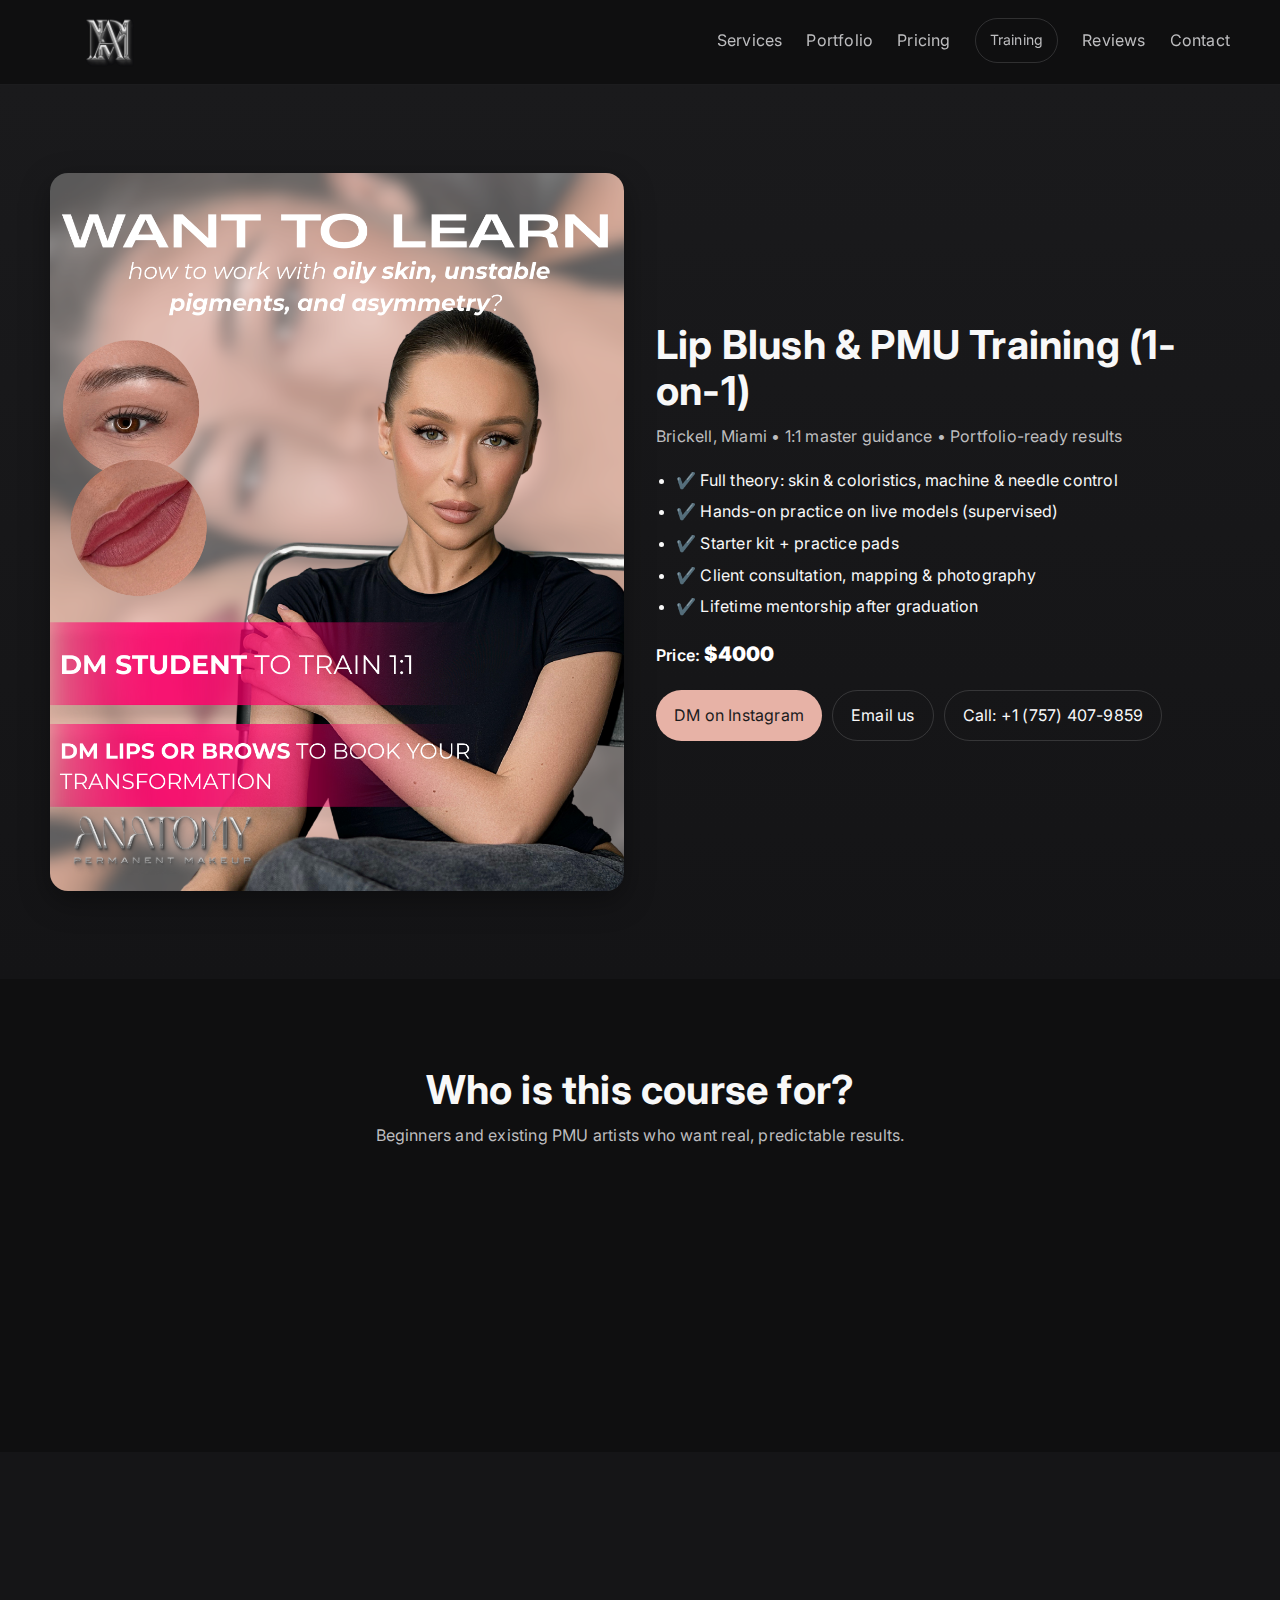
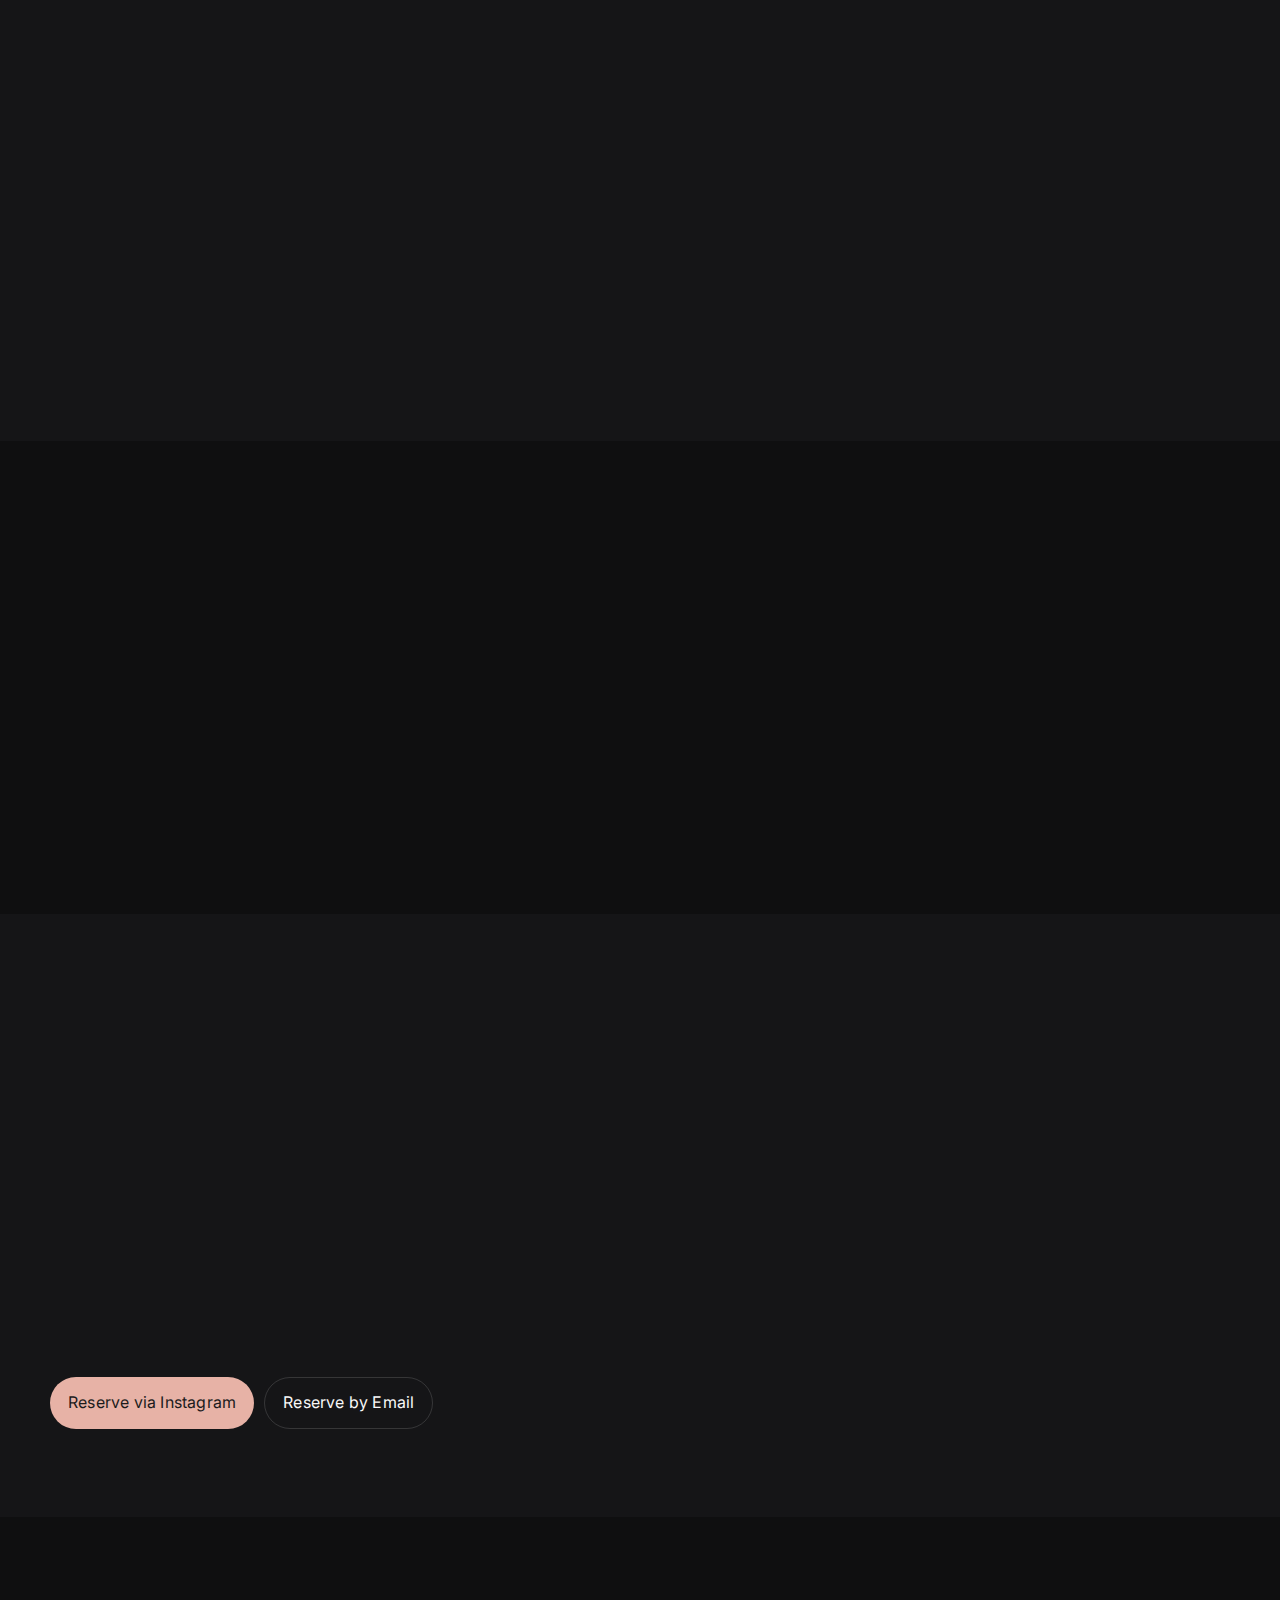
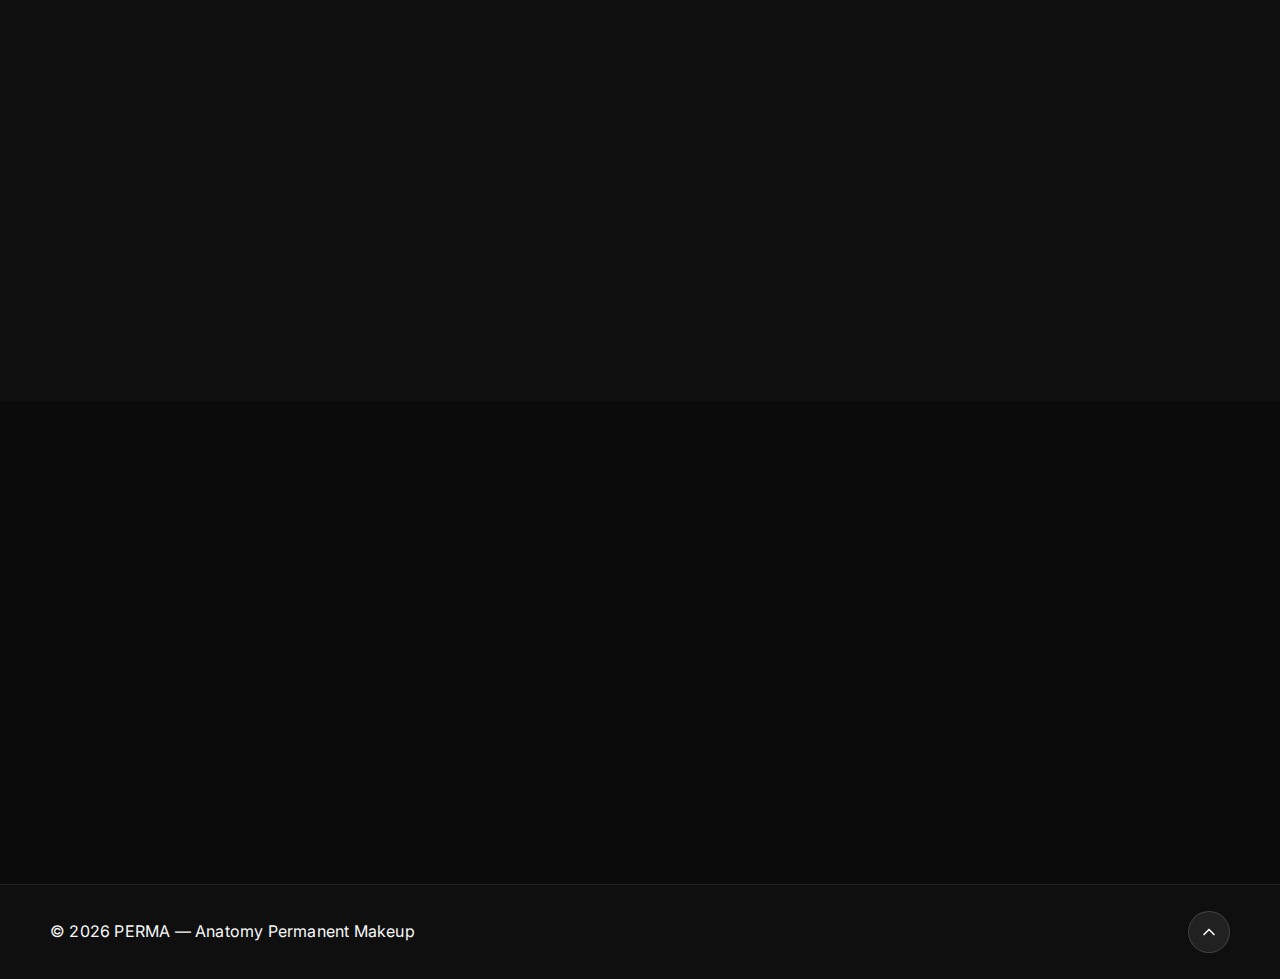
<file: course.html>
<!DOCTYPE html>
<html lang="en">
<head>
  <meta charset="utf-8" />
  <meta name="viewport" content="width=device-width, initial-scale=1" />

  <title>Lip Blush & PMU Training in Miami (Brickell) — PERMA</title>
  <meta name="description" content="One-on-one Lip Blush & PMU training in Brickell, Miami. 4 days, live models, starter kit, color theory, machine control, client communication, and lifetime mentorship. Price $4000." />
  <meta name="keywords" content="PMU training Miami, lip blush course Miami, permanent makeup course Brickell, PMU school USA, lip neutralization training, powder brows course, Anatomy Permanent Makeup, PERMA" />
  <link rel="canonical" href="https://your-domain.com/course.html" />

  <!-- Open Graph -->
  <meta property="og:type" content="website" />
  <meta property="og:title" content="Lip Blush & PMU Training — Miami (Brickell) | PERMA" />
  <meta property="og:description" content="4-day 1-on-1 PMU course: theory + hands-on models + starter kit + lifetime mentorship." />
  <meta property="og:image" content="https://your-domain.com/img/4.png" />
  <meta property="og:url" content="https://your-domain.com/course.html" />

  <!-- Twitter -->
  <meta name="twitter:card" content="summary_large_image" />
  <meta name="twitter:title" content="PERMA — PMU Training in Miami (Brickell)" />
  <meta name="twitter:description" content="Learn Lip Blush & PMU in 4 days with 1-on-1 guidance and live models." />
  <meta name="twitter:image" content="https://your-domain.com/img/4.png" />

  <link rel="icon" href="/img/5.png" type="image/png" />
  <link rel="preconnect" href="https://fonts.googleapis.com" />
  <link rel="preconnect" href="https://fonts.gstatic.com" crossorigin />
  <link href="https://fonts.googleapis.com/css2?family=Inter:wght@300;400;500;600;700&display=swap" rel="stylesheet" />
  <link rel="stylesheet" href="styles.css" />

  <!-- Schema.org Course markup -->
  <script type="application/ld+json">
  {
    "@context":"https://schema.org",
    "@type":"Course",
    "name":"Lip Blush & Permanent Makeup Training (1-on-1)",
    "description":"Four-day one-on-one PMU course in Miami (Brickell). Includes theory, live models, starter kit, and lifetime mentorship.",
    "provider":{
      "@type":"LocalBusiness",
      "name":"PERMA — Anatomy Permanent Makeup Miami",
      "address":{
        "@type":"PostalAddress",
        "streetAddress":"801 Brickell Bay Dr",
        "addressLocality":"Miami",
        "addressRegion":"FL",
        "postalCode":"33131",
        "addressCountry":"US"
      },
      "telephone":"+1-757-407-9859",
      "url":"https://your-domain.com/"
    },
    "hasCourseInstance":{
      "@type":"CourseInstance",
      "courseMode":"InPerson",
      "location":{
        "@type":"Place",
        "name":"PERMA Studio (Four Ambassadors, Brickell)",
        "address":{
          "@type":"PostalAddress",
          "streetAddress":"801 Brickell Bay Dr",
          "addressLocality":"Miami",
          "addressRegion":"FL",
          "postalCode":"33131",
          "addressCountry":"US"
        }
      },
      "duration":"P4D",
      "offers":{
        "@type":"Offer",
        "price":"4000",
        "priceCurrency":"USD",
        "availability":"https://schema.org/InStock",
        "url":"https://your-domain.com/course.html"
      }
    }
  }
  </script>

  <!-- Breadcrumbs -->
  <script type="application/ld+json">
  {
    "@context":"https://schema.org",
    "@type":"BreadcrumbList",
    "itemListElement":[
      {"@type":"ListItem","position":1,"name":"Home","item":"https://your-domain.com/"},
      {"@type":"ListItem","position":2,"name":"Training","item":"https://your-domain.com/course.html"}
    ]
  }
  </script>

  <!-- GA4 (optional to include here too, or rely on GTM layout) -->
  <script async src="https://www.googletagmanager.com/gtag/js?id=G-XXXXXXXXXX"></script>
  <script>
    window.dataLayer = window.dataLayer || [];
    function gtag(){dataLayer.push(arguments);}
    gtag('js', new Date()); gtag('config', 'G-XXXXXXXXXX');
  </script>
</head>
<body>
  <!-- ================= HEADER ================= -->
  <header class="site-header" data-elevate>
    <div class="container header-inner">
      <a href="index.html#home" class="logo" aria-label="Anatomy — Home">
        <img src="./img/4.png" alt="Anatomy Logo">
      </a>

      <nav class="nav" aria-label="Main navigation">
        <button class="nav-toggle" aria-expanded="false" aria-controls="primary-menu" aria-label="Menu">
          <span class="bar"></span><span class="bar"></span><span class="bar"></span>
        </button>
        <ul id="primary-menu" class="menu">
          <li><a href="/index.html#services">Services</a></li>
          <li><a href="/index.html#portfolio">Portfolio</a></li>
          <li><a href="/index.html#pricing">Pricing</a></li>
          <li><a href="/course.html" class="btn btn--sm">Training</a></li>
          <li><a href="/index.html#reviews">Reviews</a></li>
          <li><a href="/index.html#contacts">Contact</a></li>
        </ul>
      </nav>
    </div>
  </header>

  <!-- ================= HERO / INTRO ================= -->
  <section class="section section--accent">
    <div class="container course-promo">
      <div class="course-image reveal-fade">
        <img src="./img/IMG_5245.PNG" alt="PMU Training with live model in Miami" loading="lazy">
      </div>
      <div class="course-content reveal-up">
        <h1 class="section-title">Lip Blush & PMU Training (1-on-1)</h1>
        <p class="section-subtitle">Brickell, Miami • 1:1 master guidance • Portfolio-ready results</p>
        <ul class="list">
          <li>✔️ Full theory: skin & coloristics, machine & needle control</li>
          <li>✔️ Hands-on practice on live models (supervised)</li>
          <li>✔️ Starter kit + practice pads</li>
          <li>✔️ Client consultation, mapping & photography</li>
          <li>✔️ Lifetime mentorship after graduation</li>
        </ul>
        <p class="course-price">Price: <strong>$4000</strong></p>
        <div class="quiz-actions" style="display:flex;gap:10px;flex-wrap:wrap">
          <a class="btn btn--primary" href="https://instagram.com/dari_permanent?utm_source=website&utm_medium=course_hero&utm_campaign=ig_redirect" target="_blank" rel="noopener">DM on Instagram</a>
          <a class="btn" href="mailto:hello@anatomypmu.com?subject=PMU%20Training%20Miami&body=Hi!%20I%27d%20like%20to%20join%20the%20course.%20Please%20text%20me.">Email us</a>
          <a class="btn" href="tel:+17574079859">Call: +1 (757) 407-9859</a>
        </div>
      </div>
    </div>
  </section>

  <!-- ================= WHO IT'S FOR / OUTCOMES ================= -->
  <section class="section">
    <div class="container">
      <header class="section-header">
        <h2 class="section-title reveal-up">Who is this course for?</h2>
        <p class="section-subtitle reveal-up delay-1">Beginners and existing PMU artists who want real, predictable results.</p>
      </header>

      <div class="grid cards-4">
        <article class="card reveal-fade">
          <h3 class="card-title">Complete Beginners</h3>
          <p class="card-text">Start from zero: hygiene, mapping, color theory, and full procedure flow.</p>
        </article>
        <article class="card reveal-fade">
          <h3 class="card-title">Working Artists</h3>
          <p class="card-text">Fix retention, color shifts, and learn gentle techniques clients love.</p>
        </article>
        <article class="card reveal-fade">
          <h3 class="card-title">Career Changers</h3>
          <p class="card-text">Build a marketable PMU service list and client experience from day one.</p>
        </article>
        <article class="card reveal-fade">
          <h3 class="card-title">Studio Owners</h3>
          <p class="card-text">Standardize quality and add profitable Lip Blush / Brows / Lash Line services.</p>
        </article>
      </div>
    </div>
  </section>

  <!-- ================= CURRICULUM ================= -->
  <section id="curriculum" class="section section--alt">
    <div class="container">
      <header class="section-header">
        <h2 class="section-title reveal-up">Curriculum (4 Days)</h2>
        <p class="section-subtitle reveal-up delay-1">Balanced mix of theory and supervised practice.</p>
      </header>

      <div class="grid cards-4">
        <article class="card reveal-fade">
          <h3 class="card-title">Day 1 — Fundamentals</h3>
          <ul class="list">
            <li>Skin anatomy & Fitzpatrick</li>
            <li>Color theory & pigment selection</li>
            <li>Contraindications & hygiene</li>
            <li>Mapping: lips & brows basics</li>
          </ul>
        </article>
        <article class="card reveal-fade">
          <h3 class="card-title">Day 2 — Technique</h3>
          <ul class="list">
            <li>Machine & needles, pressure & speed</li>
            <li>Stretching, pass strategy, depth control</li>
            <li>Practice pads: shading patterns</li>
            <li>Photography setup</li>
          </ul>
        </article>
        <article class="card reveal-fade">
          <h3 class="card-title">Day 3 — Live Model #1</h3>
          <ul class="list">
            <li>Consultation, numbing & outline</li>
            <li>Layering & blending, symmetry tips</li>
            <li>Aftercare & retention plan</li>
          </ul>
        </article>
        <article class="card reveal-fade">
          <h3 class="card-title">Day 4 — Live Model #2</h3>
          <ul class="list">
            <li>Corrections & color neutralization</li>
            <li>Client communication & pricing</li>
            <li>Portfolio building & marketing</li>
            <li>Certificate + lifetime mentorship</li>
          </ul>
        </article>
      </div>
    </div>
  </section>

  <!-- ================= WHAT'S INCLUDED ================= -->
  <section class="section">
    <div class="container">
      <header class="section-header">
        <h2 class="section-title reveal-up">What’s included</h2>
        <p class="section-subtitle reveal-up delay-1">Everything you need to start confidently.</p>
      </header>

      <div class="grid cards-4">
        <article class="card reveal-fade"><h3 class="card-title">Starter kit</h3><p class="card-text">Needles, practice pads, disposables & must-have tools.</p></article>
        <article class="card reveal-fade"><h3 class="card-title">2 live models</h3><p class="card-text">We help arrange models or you can bring yours.</p></article>
        <article class="card reveal-fade"><h3 class="card-title">Mentorship</h3><p class="card-text">Lifetime support via chat for your next clients.</p></article>
        <article class="card reveal-fade"><h3 class="card-title">Certificate</h3><p class="card-text">PERMA completion certificate to show your clients.</p></article>
      </div>
    </div>
  </section>

  <!-- ================= SCHEDULE / PRICE ================= -->
  <section class="section section--alt">
    <div class="container">
      <header class="section-header">
        <h2 class="section-title reveal-up">Schedule & Pricing</h2>
        <p class="section-subtitle reveal-up delay-1">Choose your dates. Classes are one-on-one.</p>
      </header>

      <div class="price-table reveal-up">
        <div class="price-row"><span>Duration</span><span>4 days</span><span class="price">P4D</span></div>
        <div class="price-row"><span>Format</span><span>1-on-1 (in person)</span><span class="price">Brickell</span></div>
        <div class="price-row"><span>Language</span><span>EN / UA</span><span class="price">—</span></div>
        <div class="price-row"><span>Total</span><span>Includes kit & models</span><span class="price">$4000</span></div>
      </div>

      <div style="margin-top:18px;display:flex;gap:10px;flex-wrap:wrap">
        <a class="btn btn--primary" href="https://instagram.com/dari_permanent?utm_source=website&utm_medium=course_cta&utm_campaign=ig_redirect" target="_blank" rel="noopener">Reserve via Instagram</a>
        <a class="btn" href="mailto:hello@anatomypmu.com?subject=Reserve%20PMU%20Training&body=Hi!%20I%20want%20to%20reserve%20the%204-day%20PMU%20training.%20Please%20share%20next%20available%20dates.">Reserve by Email</a>
      </div>
    </div>
  </section>

  <!-- ================= REVIEWS (re-used style) ================= -->
  <section class="section">
    <div class="container">
      <header class="section-header">
        <h2 class="section-title reveal-up">Student Reviews</h2>
        <p class="section-subtitle reveal-up delay-1">Real feedback from grads.</p>
      </header>

      <div class="grid testimonials">
        <figure class="testimonial reveal-fade">
          <blockquote>“Finally understood color theory — my heals are consistent now. The 1-on-1 format is priceless.”</blockquote>
          <figcaption>— Anastasiia</figcaption>
        </figure>
        <figure class="testimonial reveal-fade">
          <blockquote>“Did two live models with supervision and felt ready to take paying clients next week.”</blockquote>
          <figcaption>— Julia</figcaption>
        </figure>
        <figure class="testimonial reveal-fade">
          <blockquote>“Loved the gentle technique. Clients say it’s comfortable and heals beautifully.”</blockquote>
          <figcaption>— Marta</figcaption>
        </figure>
      </div>
    </div>
  </section>

  <!-- ================= CONTACT / LOCATION ================= -->
  <section id="contacts" class="section">
    <div class="container contacts">
      <div class="contacts-info reveal-up">
        <h2 class="section-title">Contact & Location</h2>
        <p>📍 801 Brickell Bay Dr, Miami, FL 33131 (Four Ambassadors)</p>
        <p><a class="link" href="tel:+17574079859">+1 (757) 407-9859</a> · <a class="link" href="mailto:hello@anatomypmu.com">hello@anatomypmu.com</a></p>
        <p>Schedule: Mon–Sat 10:00–20:00</p>
        <div class="socials">
          <a class="social social--text" href="https://instagram.com/dari_permanent?utm_source=website&utm_medium=course_contact&utm_campaign=ig_redirect" target="_blank" aria-label="Instagram" title="Instagram" rel="noopener">
            <svg viewBox="0 0 24 24" aria-hidden="true"><path d="M7 2h10a5 5 0 0 1 5 5v10a5 5 0 0 1-5 5H7a5 5 0 0 1-5-5V7a5 5 0 0 1 5-5zm5 5a5 5 0 1 0 0 10 5 5 0 0 0 0-10zm6.5-.25a1.25 1.25 0 1 0 0 2.5 1.25 1.25 0 0 0 0-2.5z"/></svg>
            <span>@dari_permanent</span>
          </a>
        </div>
      </div>
      <div class="map reveal-fade" aria-hidden="true">
        <iframe src="https://www.google.com/maps/embed?pb=!1m18!1m12!1m3!1d3817.7582256343912!2d-80.18984049894664!3d25.764478305708653!2m3!1f0!2f0!3f0!3m2!1i1024!2i768!4f13.1!3m3!1m2!1s0x88d9b6825458882f%3A0x871d18d2a477ce08!2zVGhlIEZvdXIgQW1iYXNzYWRvcnMsIDgwMSBCcmlja2VsbCBCYXkgRHIsIE1pYW1pLCBGTCAzMzEzMSwg0KHQv9C-0LvRg9GH0LXQvdGWINCo0YLQsNGC0Lgg0JDQvNC10YDQuNC60Lg!5e1!3m2!1suk!2sno!4v1759227826501!5m2!1suk!2sno" width="400" height="300" style="border:0;" allowfullscreen="" loading="lazy" referrerpolicy="no-referrer-when-downgrade"></iframe>
      </div>
    </div>
  </section>

  <footer class="site-footer">
    <div class="container footer-inner">
      <p>© <span id="year"></span> PERMA — Anatomy Permanent Makeup</p>
      <a href="#top" class="to-top" aria-label="Back to top">
        <svg width="20" height="20" viewBox="0 0 24 24" aria-hidden="true"><path d="M18 15l-6-6-6 6" fill="none" stroke="currentColor" stroke-width="2" stroke-linecap="round" stroke-linejoin="round"/></svg>
      </a>
    </div>
  </footer>

  <script>document.getElementById('year').textContent = new Date().getFullYear();</script>
  <script src="script.js" defer></script>
</body>
</html>
</file>
<file: styles.css>
:root {
  --bg: #0f0f10;
  --bg-alt: #151517;
  --accent: #e7b2a6;
  --accent-2: #ffd3ca;
  --text: #f8f8f8;
  --muted: #bdbdbf;
  --card: #1c1c1f;
  --success: #7bd389;
  --error: #ff6b6b;
  --maxw: 1180px;
  --radius: 18px;
  --shadow: 0 10px 30px rgba(0,0,0,.35);
}

* { box-sizing: border-box; }
html { scroll-behavior: smooth; }
body {
  margin: 0; font-family: "Inter", system-ui, -apple-system, Segoe UI, Roboto, Arial, sans-serif;
  color: var(--text); background: var(--bg);
  line-height: 1.6; letter-spacing: .2px;
}
img { max-width: 100%; display: block; }
a { color: inherit; text-decoration: none; }

.container { width: min(100% - 2rem, var(--maxw)); margin-inline: auto; }
.section { padding: 88px 0; }
.section--alt { background: var(--bg-alt); }
.section--accent { background: linear-gradient(180deg, #1a1a1c 0%, #141416 100%); position: relative; overflow: hidden; }
.section-header { text-align: center; margin-bottom: 36px; }
.section-title { font-size: clamp(28px, 4vw, 40px); line-height: 1.15; margin: 0 0 10px; }
.section-subtitle { color: var(--muted); margin: 0; }

/* Header */
.site-header { position: sticky; top: 0; z-index: 50; background: rgba(15,15,16,.6); backdrop-filter: blur(8px); border-bottom: 1px solid rgba(255,255,255,.06); transition: box-shadow .3s ease; }
.site-header[data-elevated="true"] { box-shadow: var(--shadow); background: rgba(15,15,16,.9); }
.header-inner { display: flex; align-items: center; justify-content: space-between; gap: 16px; padding: 12px 0; }
.logo { font-weight: 700; letter-spacing: 2px; font-size: 20px; }
.nav .menu { display: flex; align-items: center; gap: 24px; list-style: none; margin: 0; padding: 0; }
.nav .menu a { color: var(--muted); transition: color .2s ease; }
.nav .menu a:hover, .nav .menu a:focus { color: var(--text); }
.btn { display: inline-flex; align-items: center; justify-content: center; gap: 10px; padding: 12px 18px; border-radius: 999px; border: 1px solid rgba(255,255,255,.14); transition: transform .15s ease, background .3s ease, color .3s ease; }
.btn:active { transform: translateY(1px); }
.btn--primary { background: var(--accent); color: #1b1b1c; border: none; }
.btn--ghost { background: transparent; color: var(--text); }
.btn--sm { padding: 10px 14px; font-size: 14px; }

.nav-toggle { display: none; width: 44px; height: 44px; align-items: center; justify-content: center; border: 1px solid rgba(255,255,255,.12); border-radius: 10px; background: transparent; }
.nav-toggle .bar { width: 22px; height: 2px; background: var(--text); display: block; margin: 3px 0; border-radius: 2px; }

/* Hero */
.hero { position: relative; min-height: 92svh; display: grid; place-items: center; text-align: center; }
.hero-media { position: absolute; inset: 0; overflow: hidden; }
.hero-media img { width: 100%; height: 100%; object-fit: cover; filter: saturate(.8) contrast(.95) brightness(.6); transform: scale(1.05); }
.hero-overlay { position: absolute; inset: 0; background: radial-gradient(1200px 600px at 50% 20%, rgba(231,178,166,.25), transparent 60%), linear-gradient(180deg, rgba(0,0,0,.4), rgba(0,0,0,.6));}
.hero-content { position: relative; z-index: 1; padding: 0 1rem; }
.hero-cta { display: flex; gap: 14px; justify-content: center; flex-wrap: wrap; }
.hero-badges { list-style: none; padding: 0; margin: 20px 0 0; display: flex; gap: 14px; justify-content: center; flex-wrap: wrap; color: var(--muted); }

.scroll-indicator { position: absolute; bottom: 18px; left: 50%; transform: translateX(-50%); background: rgba(255,255,255,.08); border: 1px solid rgba(255,255,255,.14); border-radius: 999px; padding: 10px 14px; color: var(--text); animation: bounce 2s infinite; }
@keyframes bounce { 0%, 100% { transform: translate(-50%, 0); } 50% { transform: translate(-50%, 6px); } }

/* Grid / Cards */
.grid { display: grid; gap: 22px; }
.cards-4 { grid-template-columns: repeat(4, 1fr); }
.card { background: var(--card); border: 1px solid rgba(255,255,255,.06); border-radius: var(--radius); padding: 22px; box-shadow: 0 1px 0 rgba(255,255,255,.04) inset; transition: transform .2s ease, box-shadow .2s ease; }
.card:hover { transform: translateY(-2px); box-shadow: var(--shadow); }
.card-icon { font-size: 24px; }
.card-title { margin: 10px 0 6px; font-size: 18px; }
.card-text { color: var(--muted); margin: 0 0 12px; }
.list { margin: 0; padding-left: 18px; color: var(--muted); }

/* Gallery */
.gallery { grid-template-columns: repeat(3, 1fr); }
.gallery-item { border: none; padding: 0; background: transparent; border-radius: 16px; overflow: hidden; position: relative; cursor: zoom-in; isolation: isolate; }
.gallery-item::after { content: ""; position: absolute; inset: 0; background: linear-gradient(180deg, transparent, rgba(0,0,0,.45)); opacity: 0; transition: opacity .25s ease; }
.gallery-item:hover::after { opacity: 1; }
.gallery-item img { aspect-ratio: 4/3; object-fit: cover; transition: transform .5s ease; }
.gallery-item:hover img { transform: scale(1.04); }

/* Lightbox */
.lightbox { width: min(92vw, 1100px); border: none; border-radius: 16px; padding: 0; background: transparent; }
.lightbox::backdrop { background: rgba(0,0,0,.72); backdrop-filter: blur(2px); }
.lightbox-img { width: 100%; height: auto; display: block; border-radius: 16px; }
.lightbox-close { position: absolute; top: 12px; right: 12px; width: 40px; height: 40px; border-radius: 999px; border: none; background: rgba(0,0,0,.5); color: #fff; font-size: 22px; cursor: pointer; }

/* Pricing */
.price-table { background: var(--card); border: 1px solid rgba(255,255,255,.06); border-radius: var(--radius); padding: 10px; }
.price-row { display: grid; grid-template-columns: 1fr auto auto; gap: 12px; padding: 14px 12px; align-items: center; border-bottom: 1px dashed rgba(255,255,255,.08); }
.price-row:last-of-type { border-bottom: none; }
.price-row .price { font-weight: 700; color: var(--accent-2); }
.price-note { color: var(--muted); padding: 0 12px 10px; font-size: 14px; }

/* Testimonials */
.testimonials { grid-template-columns: repeat(3, 1fr); }
.testimonial { background: var(--card); border: 1px solid rgba(255,255,255,.06); border-radius: var(--radius); padding: 22px; }
.testimonial blockquote { margin: 0 0 10px; font-weight: 500; }
.testimonial figcaption { color: var(--muted); }

/* Simple form styles (used by quiz) */
.field { display: grid; gap: 8px; }
.field span { color: var(--muted); font-size: 14px; }
input, select, textarea { width: 100%; background: #101012; border: 1px solid rgba(255,255,255,.12); color: var(--text); border-radius: 12px; padding: 12px 14px; outline: none; transition: border .2s ease, box-shadow .2s ease; }
input:focus, select:focus, textarea:focus { border-color: var(--accent); box-shadow: 0 0 0 4px rgba(231,178,166,.15); }
.error { color: var(--error); min-height: 18px; }
.form-success { margin-top: 10px; color: var(--success); font-weight: 600; }

/* Accordion */
.acc-item { background: var(--card); border: 1px solid rgba(255,255,255,.06); border-radius: 12px; padding: 10px 14px; }
.acc-summary { cursor: pointer; list-style: none; font-weight: 600; }
.acc-summary::-webkit-details-marker { display: none; }
.acc-content { color: var(--muted); padding-top: 8px; }

/* Contacts */
.contacts { display: grid; grid-template-columns: 1.2fr .8fr; gap: 24px; align-items: start; }
.contacts .link { color: var(--accent-2); }
.socials { display: flex; gap: 10px; margin-top: 10px; }
.social { width: 42px; height: 42px; display: grid; place-items: center; border-radius: 10px; background: rgba(255,255,255,.06); border: 1px solid rgba(255,255,255,.1); }
.social svg { width: 18px; height: 18px; fill: var(--text); opacity: .85; }
.map img { border-radius: 14px; filter: grayscale(.2) contrast(1.05); }

/* Footer */
.site-footer { border-top: 1px solid rgba(255,255,255,.08); padding: 18px 0; }
.footer-inner { display: flex; align-items: center; justify-content: space-between; gap: 12px; }
.to-top { display: inline-flex; align-items: center; justify-content: center; width: 42px; height: 42px; border-radius: 50%; background: rgba(255,255,255,.08); border: 1px solid rgba(255,255,255,.14); }

/* Reveal Animations */
.reveal-up { opacity: 0; transform: translateY(14px); }
.reveal-fade { opacity: 0; }
.revealed { opacity: 1 !important; transform: none !important; transition: opacity .8s ease, transform .8s ease; }
.revealed.delay-1 { transition-delay: .1s; }
.revealed.delay-2 { transition-delay: .2s; }
.revealed.delay-3 { transition-delay: .3s; }

/* Media */
@media (max-width: 1000px) {
  .cards-4 { grid-template-columns: repeat(2, 1fr); }
  .gallery { grid-template-columns: repeat(2, 1fr); }
  .testimonials { grid-template-columns: 1fr 1fr; }
  .contacts { grid-template-columns: 1fr; }
}
@media (max-width: 640px) {
  .nav .menu { position: absolute; right: 12px; top: 62px; background: var(--card); border: 1px solid rgba(255,255,255,.1); border-radius: 12px; padding: 10px; flex-direction: column; gap: 8px; min-width: 220px; display: none; }
  .nav .menu[aria-expanded="true"] { display: flex; }
  .nav-toggle { display: inline-flex; }
  .cards-4 { grid-template-columns: 1fr; }
  .gallery { grid-template-columns: 1fr; }
  .testimonials { grid-template-columns: 1fr; }
  .footer-inner { flex-direction: column; }
}

/* Accessibility: reduce motion */
@media (prefers-reduced-motion: reduce) {
  * { animation: none !important; transition: none !important; }
}

/* Course promo */
.course-promo { display: grid; grid-template-columns: 1fr 1fr; align-items: center; gap: 32px; }
.course-image img { border-radius: var(--radius); box-shadow: var(--shadow); }
.course-content .list { margin: 18px 0; padding-left: 20px; color: var(--text); }
.course-content .list li { margin-bottom: 6px; }
@media (max-width: 800px) {
  .course-promo { grid-template-columns: 1fr; text-align: center; }
  .course-content .list { text-align: left; display: inline-block; }
}
.menu a svg { display: inline-block; }

/* Hero logo as background */
.hero-logo {
  width: 100%; max-width: 1200px; height: 500px;
  margin: -200px auto -100px;
  background: url("./img/5.png") no-repeat center; background-size: contain; opacity: 0.9;
  position: relative; z-index: 0;
}
.hero-cta { margin-top: 40px; position: relative; z-index: 1; }
@media (max-width: 640px) { .hero-cta { margin-top: 24px; } }

.logo { display: flex; align-items: center; position: relative; z-index: 10; }
.logo img { height: 70px; width: auto; display: block; margin-top: -10px; }
.nav { margin-top: -3px; }
.contacts-info { margin-top: 40px; }

/* Small phones */
@media (max-width: 420px) {
  html, body { max-width: 100%; overflow-x: hidden; }
  .container { width: 100%; padding-left: 12px; padding-right: 12px; }
  .gallery, .cards-4 { grid-template-columns: 1fr !important; }
  .map iframe { width: 100% !important; height: 240px; }
  .hero-logo { height: auto; max-width: 90%; margin: -60px auto -40px; background-size: contain; }
  .btn { width: 100%; justify-content: center; font-size: 15px; padding: 14px; }
}
@media (max-width: 420px) { .hero-logo { height: 210px; background-size: cover; } }
@media (max-width: 420px) { .gallery-item:nth-of-type(n+4) { display: none; } }

.course-price { font-weight: 600; color: white; margin-top: 10px; margin-bottom: 20px; }
.course-price strong { font-size: 20px; }
.social--text {
  display: inline-flex; align-items: center; gap: 12px; padding: 8px 12px;
  border-radius: 10px; background: rgba(255,255,255,.06); border: 1px solid rgba(255,255,255,.1);
  color: white; font-weight: 500; font-size: 16px; text-decoration: none;
}
.social--text svg { width: 20px; height: 20px; fill: white; flex-shrink: 0; }

/* ===== Modal Booking ===== */
.booking-modal {
  border: none; border-radius: 16px; background: var(--card); color: var(--text);
  padding: 30px; width: min(90%, 420px); box-shadow: var(--shadow); text-align: center; position: relative;
}
.booking-modal::backdrop { background: rgba(0,0,0,.72); backdrop-filter: blur(3px); }
.modal-close {
  position: absolute; top: 12px; right: 12px; width: 36px; height: 36px; border-radius: 50%;
  border: none; background: rgba(255,255,255,.1); color: #fff; font-size: 20px; cursor: pointer;
}
#booksyBtn[disabled] { opacity: .6; cursor: default; }

/* ===== Before/After GRID ===== */
.ba-grid { display: grid; gap: 20px; }
@media (min-width: 720px) { .ba-grid { grid-template-columns: repeat(2, 1fr); } }
@media (min-width: 1200px) { .ba-grid { grid-template-columns: repeat(3, 1fr); } }

.ba-wrap { width: 100%; margin: 0; }
.ba-caption { color: var(--muted); text-align: center; margin: 8px 0 0; font-size: 13px; }

/* ===== Before/After slider (compact) ===== */
.ba-slider{
  position:relative; overflow:hidden;
  width:100%;
  border-radius:12px;
  box-shadow:var(--shadow);
  aspect-ratio: 4 / 3;
}
.ba-slider > img,
.ba-slider .resize img{
  position:absolute; inset:0;
  width:100%; height:100%;
  object-fit:cover;
  user-select:none; pointer-events:none;
}
.ba-slider .resize{
  position:absolute; inset:0; width:100%; height:100%;
  clip-path: polygon(0 0, var(--pos,50%) 0, var(--pos,50%) 100%, 0 100%);
}
.ba-slider .handle{
  position:absolute; top:0; bottom:0;
  left:var(--pos,50%);
  width:2px;
  background:var(--accent);
  cursor:ew-resize; box-shadow:0 0 0 2px rgba(0,0,0,.2);
}
.ba-slider .handle::before{
  content:""; position:absolute; top:50%; left:50%;
  transform:translate(-50%,-50%);
  width:28px; height:28px;
  border-radius:999px; background:var(--accent);
  box-shadow:var(--shadow);
}

/* ===== QUIZ styles ===== */
.quiz-wrap { display: grid; grid-template-columns: 1.05fr .95fr; align-items: center; gap: 30px; }
.quiz-visual img { border-radius: var(--radius); box-shadow: var(--shadow); }
.quiz-title { margin: 0 0 14px; }
.quiz-sub { margin: 0 0 16px; color: var(--muted); }

.quiz-grid { display: grid; grid-template-columns: repeat(2, minmax(0,1fr)); gap: 12px; }
.chip {
  background: rgba(255,255,255,.04); border: 1px solid rgba(255,255,255,.12); color: var(--text);
  padding: 12px 14px; border-radius: 12px; cursor: pointer; text-align: left; font-weight: 500;
}
.chip.active { background: var(--accent); color: #1b1b1c; border-color: var(--accent); }
.quiz-nav { display: flex; gap: 12px; margin-top: 18px; }
.quiz-step { display: none; }
.quiz-step.is-active { display: block; }

.quiz-progress { display: flex; align-items: center; gap: 10px; margin-bottom: 14px; }
.quiz-bar { flex: 1; height: 8px; background: rgba(255,255,255,.08); border-radius: 999px; overflow: hidden; }
.quiz-bar__fill { display: block; height: 100%; background: var(--accent); width: 0%; }
.quiz-step-count { color: var(--muted); font-size: 14px; }

.quiz-form .btn { margin-top: 4px; }

/* Disabled look */
.quiz-nav .btn[disabled],
#quizSubmit[disabled] {
  opacity: .45;
  cursor: not-allowed;
}
.quiz-nav #quizNext.is-hidden { display: none !important; }
.quiz-branch[hidden] { display: none !important; }
.btn[disabled]{ opacity:.5; cursor:not-allowed; pointer-events:none; }

/* ===== Course page only ===== */
.page-course .section-title em { font-style: normal; }

/* Sticky CTA for course page */
.cta-sticky {
  position: fixed; left: 12px; right: 12px; bottom: 12px; z-index: 60;
  display: flex; gap: 10px; justify-content: center; flex-wrap: wrap;
  padding: 10px; background: rgba(28,28,31,.8);
  border: 1px solid rgba(255,255,255,.10); border-radius: 14px;
  backdrop-filter: blur(6px); box-shadow: var(--shadow);
  opacity: 0; transform: translateY(16px); pointer-events: none;
  transition: opacity .25s ease, transform .25s ease;
}
.cta-sticky.is-visible { opacity: 1; transform: translateY(0); pointer-events: auto; }
.cta-sticky .btn { box-shadow: 0 1px 0 rgba(255,255,255,.04) inset; }

@media (max-width: 480px) {
  .cta-sticky { left: 8px; right: 8px; bottom: 8px; }
}

/* Background tweaks kept from earlier */
#services { background: var(--bg) !important; }
#portfolio { background: var(--bg-alt) !important; }
#before-after { background: var(--bg-alt) !important; }
#faq { background: var(--bg) !important; }
#contacts { background: var(--bg-alt) !important; }

/* Pricing darker */
#pricing { background: #0b0b0c !important; }
#pricing.section--alt, #pricing.section--accent { background: var(--bg) !important; }
/* ... (твій існуючий CSS без змін вище) ... */

/* Background tweaks */
#services { background: var(--bg) !important; }
#portfolio { background: var(--bg-alt) !important; }
#before-after { background: var(--bg-alt) !important; }
#contacts { background: var(--bg-alt) !important; }
#pricing { background: #0b0b0c !important; }
#pricing.section--alt, #pricing.section--accent { background: var(--bg) !important; }

/* ---------- Small UI helpers ---------- */
.kicker { color: var(--accent-2); text-transform: uppercase; letter-spacing: .12em; font-size: 12px; margin: 0 0 6px; }
.badge { display:inline-block; padding:.25rem .6rem; border-radius:999px; background:rgba(255,255,255,.08); border:1px solid rgba(255,255,255,.12); font-size:12px; color:var(--accent-2); }
.muted { color: var(--muted); }
.list.tight li { margin-bottom: 6px; }

/* ---------- Tabs (Info Hub) ---------- */
.tabs { background: var(--card); border:1px solid rgba(255,255,255,.06); border-radius: var(--radius); padding: 14px; box-shadow: 0 1px 0 rgba(255,255,255,.04) inset; }
.tabs-list { display:flex; gap:10px; flex-wrap:wrap; margin-bottom: 12px; }
.tab.btn { background: rgba(255,255,255,.04); border-color: rgba(255,255,255,.14); }
.tab.is-active, .tab[aria-selected="true"] { background: var(--accent); color:#1b1b1c; border-color: var(--accent); }
.tabpanel { padding: 6px; }
.tabpanel[hidden] { display:none; }
.tabpanel.is-active { display:block; }

/* 3/2 column grids inside info hub */
.cards-3 { display:grid; grid-template-columns: repeat(3,1fr); gap: 16px; }
.cards-2 { display:grid; grid-template-columns: repeat(2,1fr); gap: 16px; }
@media (max-width: 1000px){ .cards-3{ grid-template-columns:1fr 1fr; } }
@media (max-width: 640px){ .cards-3,.cards-2{ grid-template-columns:1fr; } }

/* Two-column bullet list (only on wide) */
.list.two-cols { columns: 2; column-gap: 24px; }
@media (max-width: 800px){ .list.two-cols { columns: 1; } }

/* Callout */
.callout {
  background: rgba(255,255,255,.04);
  border:1px solid rgba(255,255,255,.08);
  border-left: 4px solid var(--accent);
  border-radius: 12px;
  padding: 12px 14px;
  color: var(--text);
}
.callout--accent { border-left-color: var(--accent-2); }

/* Timeline (Care) */
.timeline { margin-top:18px; display:grid; gap:12px; }
.timeline-step { display:flex; align-items:flex-start; gap:12px; background: var(--card); border:1px solid rgba(255,255,255,.06); border-radius:12px; padding:12px; }
.timeline-dot { width:10px; height:10px; border-radius:50%; background: var(--accent); box-shadow:0 0 0 4px rgba(231,178,166,.15); margin-top:.5rem; }

/* FAQ grid (2 columns on desktop) */
.faq-grid { display:grid; gap: 12px; grid-template-columns: repeat(2,1fr); }
@media (max-width: 900px){ .faq-grid { grid-template-columns: 1fr; } }

/* Financing price cards */
.price-card { text-align:center; }
.price-card__price { font-size: 28px; font-weight: 700; color: var(--accent-2); line-height:1; margin-top:6px; }

/* keep existing styles below … */
/* (інші твої стилі без змін) */
/* Contacts — darker background */
#contacts { 
  background: #0b0b0c !important; /* темніше за var(--bg) */
}
/* Contacts — darker background */
#contacts { 
  background: #0b0b0c !important;
}
/* Center the 2 Before/After items and prevent a phantom 3rd column */
#before-after .ba-grid {
  grid-template-columns: 1fr;             /* 1 колонка на мобільних */
  justify-content: center;
}

@media (min-width: 720px) {
  #before-after .ba-grid {
    grid-template-columns: repeat(2, minmax(0, 1fr)); /* 2 колонки */
    justify-content: center;
    justify-items: center;
  }
}

@media (min-width: 1200px) {
  #before-after .ba-grid {
    /* лишаємо 2 колонки навіть на великих, щоб не з'являлась порожня 3-тя */
    grid-template-columns: repeat(2, minmax(0, 540px));
    justify-content: center;  /* центр всієї сітки */
    column-gap: 24px;
  }
  #before-after .ba-wrap {
    max-width: 540px;         /* охайна ширина картки */
    margin: 0 auto;           /* ідеальне вирівнювання всередині колонки */
  }
}
.visually-hidden{
  position:absolute !important;
  width:1px; height:1px;
  padding:0 !important; margin:0 !important;
  overflow:hidden;
  clip:rect(0 0 0 0);      /* для старих браузерів */
  clip-path: inset(50%);   /* для нових */
  border:0 !important;
  white-space:nowrap;      /* щоб не переносився текст */
}
/* 1) Utility для прихованого H1 (щоб не ламав верстку, але був видимий для SEO/AT) */
.visually-hidden{
  position:absolute!important;
  width:1px!important;height:1px!important;
  margin:-1px!important;border:0!important;padding:0!important;
  overflow:hidden!important;clip:rect(0 0 0 0)!important;white-space:nowrap!important
}

/* 2) Портфоліо — трохи «вищі» фото (краще виглядає на мобілці) */
#portfolio .gallery-item img{
  aspect-ratio: 4 / 5;      /* було 4/3 — тепер трохи «портретніше» */
  object-fit: cover;
  object-position: center top;
}

/* 3) Прискорення відмалювання важких блоків (не впливає на індексацію) */
@supports (content-visibility: auto){
  #portfolio .gallery,
  #before-after .ba-grid,
  #policies article.card {
    content-visibility: auto;
    contain-intrinsic-size: 1000px; /* приблизний розмір для запобігання CLS */
  }
}
/* ===== Pre- & After-care — mobile fixes ===== */

/* Базові дрібні покращення */
#precare .care-panel .card { padding: 18px; }
#precare .care-panel .list { word-break: break-word; }

/* На планшетах: максимум 2 колонки у будь-якій панелі */
@media (max-width: 900px){
  #precare .care-panels .grid{
    grid-template-columns: repeat(2, minmax(0,1fr)) !important;
    gap: 16px !important;
  }
  #precare .care-tab{
    padding: 10px 12px;
    font-size: 14px;
  }
}

/* На телефонах: усі панелі в 1 колонку, збільшені відступи, легше читати */
@media (max-width: 640px){
  #precare { padding-top: 56px; padding-bottom: 56px; }
  #precare .care-panels .grid{
    grid-template-columns: 1fr !important;
    gap: 14px !important;
  }
  #precare .care-panel .card { padding: 16px; }
  #precare .care-tab{
    padding: 10px 12px;
    font-size: 15px;
    line-height: 1.2;
    border-radius: 10px;
  }
}

/* Дуже малі екрани: стислі відступи + запобігання горизонтальному скролу */
@media (max-width: 420px){
  #precare .care-panels .grid{ gap: 12px !important; }
  #precare .care-panel .card { padding: 14px; }
  #precare .section-header { margin-bottom: 18px; }
  body, html { overflow-x: hidden; }
}

/* Timeline усюди читається окремими блоками на мобільних */
@media (max-width: 640px){
  #precare .care-panel[data-tab="timeline"] .grid{
    grid-template-columns: 1fr !important;
  }
}

/* Трохи компактніші чіпи в табах на дуже вузьких екранах */
@media (max-width: 360px){
  #precare .care-tab{ font-size: 14px; padding: 9px 10px; }
}
/* ===== Ховання верхнього меню при появі нижнього ===== */
.site-header { transition: transform .25s ease; }
.site-header.is-hidden { transform: translateY(-100%); }

/* ===== Нижнє меню ===== */
.bottom-nav{
  position: fixed;
  left: 12px; right: 12px; bottom: 12px;
  z-index: 60;
  display: flex; gap: 10px; justify-content: center; align-items: center;
  padding: 10px;
  background: rgba(28,28,31,.9);
  border: 1px solid rgba(255,255,255,.10);
  border-radius: 14px;
  backdrop-filter: blur(6px);
  box-shadow: var(--shadow);
  transform: translateY(120%);
  opacity: 0; pointer-events: none;
  transition: transform .25s ease, opacity .25s ease;
}
.bottom-nav.is-visible{ transform: translateY(0); opacity: 1; pointer-events: auto; }
.bottom-link{
  padding: 10px 12px; border-radius: 10px;
  background: rgba(255,255,255,.06); border: 1px solid rgba(255,255,255,.12);
  font-weight: 500; color: var(--text);
}
.bottom-book{
  padding: 12px 16px; border-radius: 999px; border: none;
  background: var(--accent); color: #1b1b1c; font-weight: 700; cursor: pointer;
}
@media (max-width: 480px){ .bottom-link{ display:none; } }
/* Хедер не стрибає, плавне ховання */
.site-header { position: sticky; top: 0; z-index: 50; transition: transform .25s ease; }
.site-header.is-hidden { transform: translateY(-100%); }

/* Нижня панель */
.bottom-nav {
  position: fixed; left: 12px; right: 12px; bottom: 12px; z-index: 60;
  display: flex; gap: 10px; justify-content: center; align-items: center;
  padding: 10px; background: rgba(28,28,31,.9);
  border: 1px solid rgba(255,255,255,.10); border-radius: 14px;
  backdrop-filter: blur(6px); box-shadow: 0 10px 30px rgba(0,0,0,.35);
  transform: translateY(120%); opacity: 0; pointer-events: none;
  transition: transform .25s ease, opacity .25s ease;
}
.bottom-nav.is-visible { transform: translateY(0); opacity: 1; pointer-events: auto; }
.bottom-link { padding: 10px 12px; border-radius: 10px; background: rgba(255,255,255,.06); border: 1px solid rgba(255,255,255,.12); }
.bottom-book { padding: 12px 16px; border-radius: 999px; border: none; background: var(--accent); color:#1b1b1c; font-weight: 700; cursor: pointer; }
@media (max-width: 480px){ .bottom-link{ display:none; } }
/* === Bottom CTA: compact, elegant, equal width === */
.cta-sticky{
  display:flex; gap:12px; justify-content:center; flex-wrap:wrap;
}

/* однаковий охайний розмір обох кнопок */
.cta-sticky .btn{
  flex:0 0 auto;                 /* не розтягуватися */
  width: var(--cta-btn-w, 200px);/* однакова ширина (можеш змінити) */
  padding: 12px 18px;            /* компактні відступи */
  font-size: 15px;               /* трохи менше й делікатніше */
  border-radius: 999px;          /* елегантно округлі */
  justify-content: center;       /* рівний текст */
}

/* дуже вузькі екрани — кнопки залишаються охайними і не на весь екран */
@media (max-width: 420px){
  .cta-sticky .btn{
    width: 168px;                /* не 100%, щоб не виглядало громіздко */
    padding: 12px 16px;
    font-size: 14.5px;
  }
}

/* якщо саме для "Book" було локальне перевизначення — зрівняємо */
.cta-sticky .js-bottom-book,
.cta-sticky .bottom-book{
  width: var(--cta-btn-w, 200px) !important;
  padding-left: 18px !important;
  padding-right: 18px !important;
  font-size: 15px !important;
}
/* inline депозит біля ціни — охайний, ненав’язливий */
.price { display: inline-flex; align-items: baseline; gap: 8px; flex-wrap: wrap; }
.price-sub{
  font-weight: 500;
  color: var(--muted);
  font-size: 13px;
  background: rgba(255,255,255,.06);
  border: 1px solid rgba(255,255,255,.10);
  padding: 2px 8px;
  border-radius: 999px;
  line-height: 1.4;
}
@media (max-width: 520px){
  .price{ gap:6px; }
  .price-sub{ font-size: 12.5px; }
}
/* Elegant deposit banner */
.notice-banner{
  display:flex; align-items:center; gap:12px;
  max-width: 860px; margin: 0 auto 16px;
  background: linear-gradient(180deg, rgba(255,255,255,.05), rgba(255,255,255,.03));
  border: 1px solid rgba(255,255,255,.08);
  border-radius: 14px;
  padding: 10px 14px;
  box-shadow: 0 1px 0 rgba(255,255,255,.04) inset;
}
.notice-banner .nb-icon{
  display:grid; place-items:center;
  width:28px; height:28px; border-radius:999px;
  background: rgba(231,178,166,.18);
  color: var(--accent);
  flex-shrink:0;
}
.notice-banner .nb-text{
  display:flex; flex-direction:column; gap:3px;
  font-size: 14.5px; color: var(--text);
}
.notice-banner .kicker{
  color: var(--accent-2); text-transform: uppercase; letter-spacing:.12em;
  font-size: 11px; font-weight: 600;
}
@media (max-width:640px){
  .notice-banner{ margin-bottom:14px; padding: 10px 12px; }
  .notice-banner .nb-text{ font-size: 14px; }
}
/* --- Tooltip ABOVE the icon (wider, elegant) --- */
.notice-banner{ position: relative; }
.nb-side{ position: relative; display: grid; place-items: center; }

.nb-tip{
  display:grid; place-items:center;
  width:28px; height:28px; border-radius:999px;
  background: rgba(231,178,166,.18);
  color: var(--accent);
  border: 1px solid rgba(255,255,255,.08);
  cursor: help;
}
.nb-tip:focus{ outline: none; box-shadow: 0 0 0 3px rgba(231,178,166,.25); }

/* Tooltip positioned ABOVE */
.tooltip{
  position: absolute;
  left: 50%;
  bottom: calc(100% + 12px);                /* над іконкою */
  transform: translateX(-50%) translateY(8px);
  width: 420px;                             /* 🌟 ширший тултіп */
  max-width: 90vw;                          /* щоб не виходив за екран */
  background: rgba(28,28,31,.98);
  color: var(--text);
  border: 1px solid rgba(255,255,255,.10);
  border-radius: 12px;
  padding: 14px 18px;
  font-size: 14px;
  line-height: 1.5;
  box-shadow: 0 4px 16px rgba(0,0,0,.4);
  opacity: 0; pointer-events: none;
  transition: opacity .22s ease, transform .22s ease;
  transform-origin: bottom center;
  text-align: center;                       /* виглядає акуратніше для широкого */
}

/* show on hover/focus of the icon */
.nb-tip:hover + .tooltip,
.nb-tip:focus + .tooltip,
.nb-tip:focus-visible + .tooltip{
  opacity: 1; pointer-events: auto;
  transform: translateX(-50%) translateY(0);
}

/* small arrow pointing DOWN to the icon */
.tooltip::before{
  content:""; position:absolute; top:100%; left:50%;
  transform: translateX(-50%) rotate(45deg);
  width:12px; height:12px;
  background: inherit;
  border-right: 1px solid rgba(255,255,255,.10);
  border-bottom: 1px solid rgba(255,255,255,.10);
}

/* Mobile adjustments */
@media (max-width: 520px){
  .tooltip{
    width: min(92vw, 360px);
    font-size: 13.5px;
    padding: 12px 14px;
  }
}
/* Bottom CTA — slimmer & wider buttons */
.cta-sticky .btn{
  /* робимо нижчу висоту за рахунок вертикальних відступів */
  padding-block: 10px;          /* було ~14px */
  padding-inline: 24px;         /* трохи ширше */
  min-width: 240px;             /* ширина, щоб цифри не ламались */
  line-height: 1.15;            /* компактніше по висоті */
  font-size: 15.5px;            /* трішки менший текст = нижча висота */
  white-space: nowrap;          /* не переносити номер/текст */
}

/* щоб обидві кнопки виглядали однаково по висоті */
.cta-sticky .btn,
.cta-sticky .btn.btn--primary{
  border-radius: 999px;         /* акуратні пігулки */
}

/* трохи компактніші на дуже вузьких екранах */
@media (max-width: 420px){
  .cta-sticky .btn{
    min-width: 200px;
    padding-block: 9px;
    padding-inline: 18px;
    font-size: 15px;
  }
}
/* Не переносити текст у кнопці телефону в нижній панелі */
.cta-sticky a[href^="tel:"] { white-space: nowrap; }
</file>
